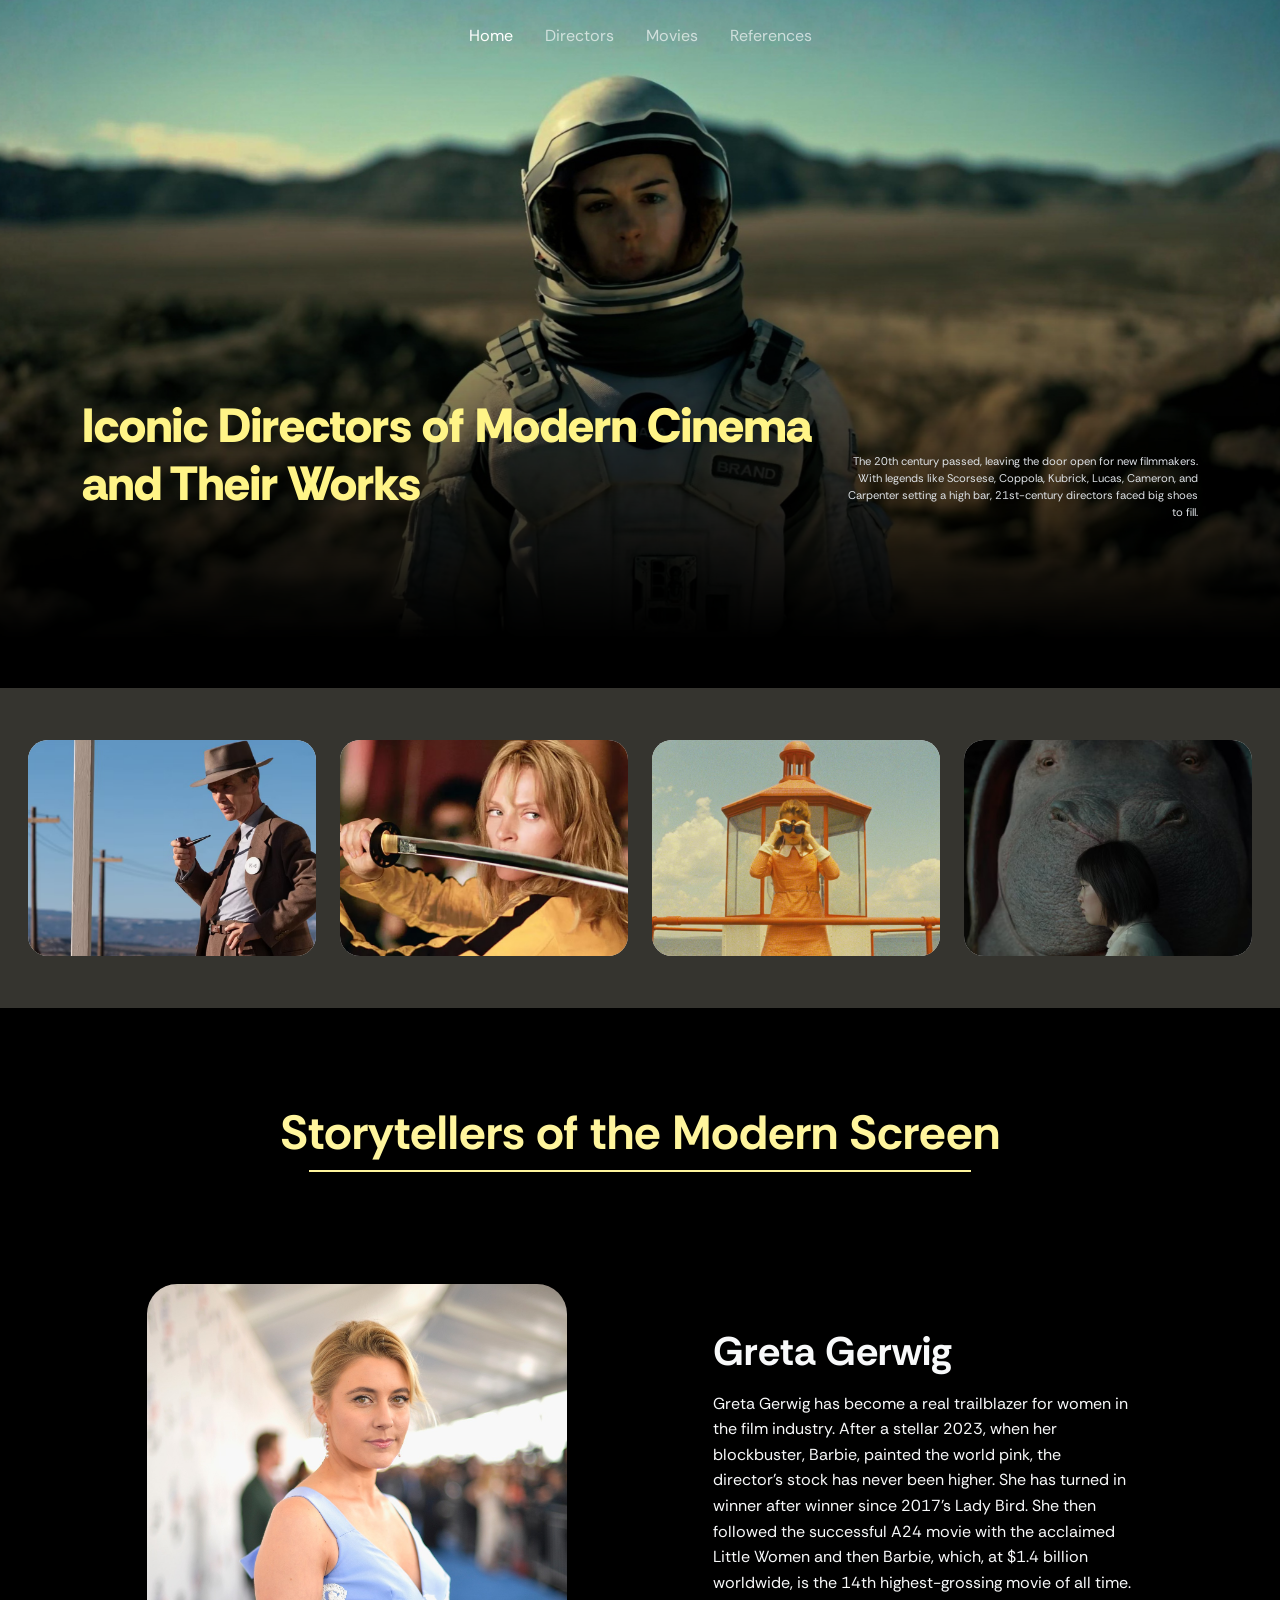
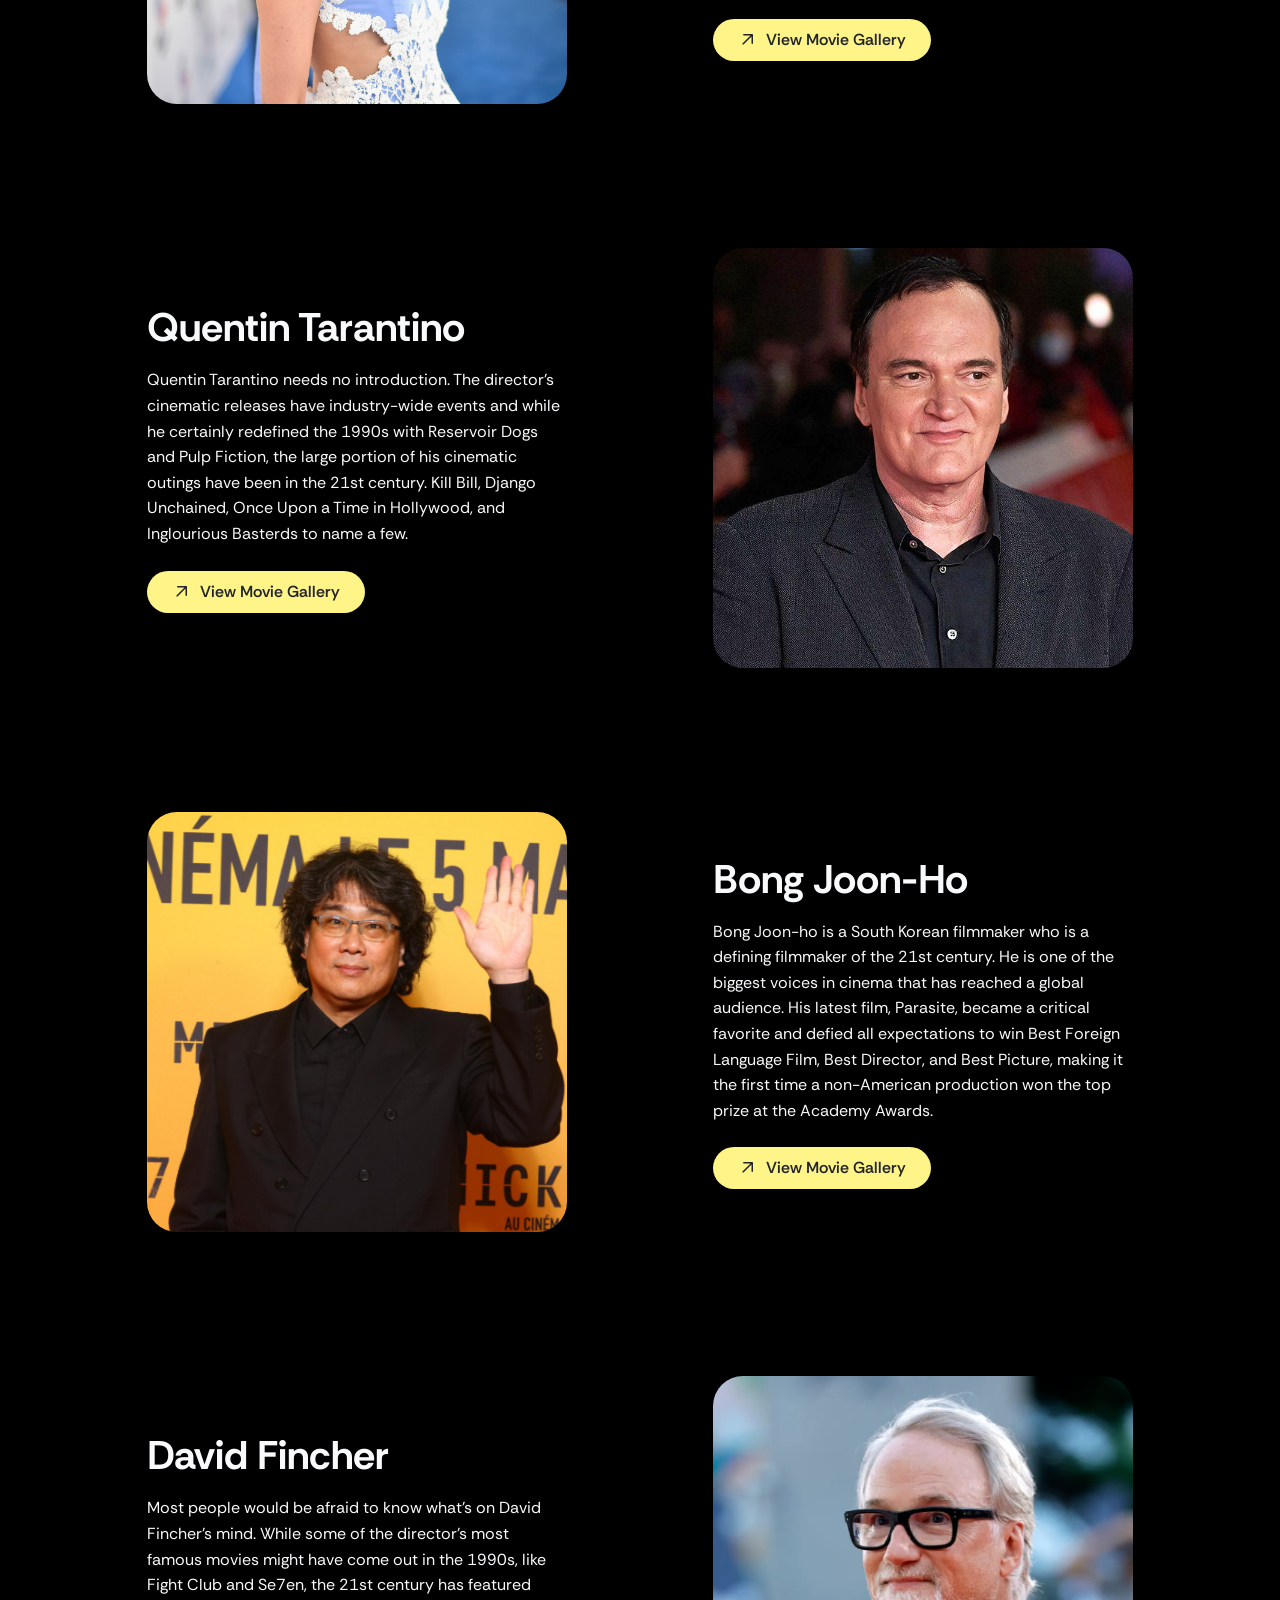
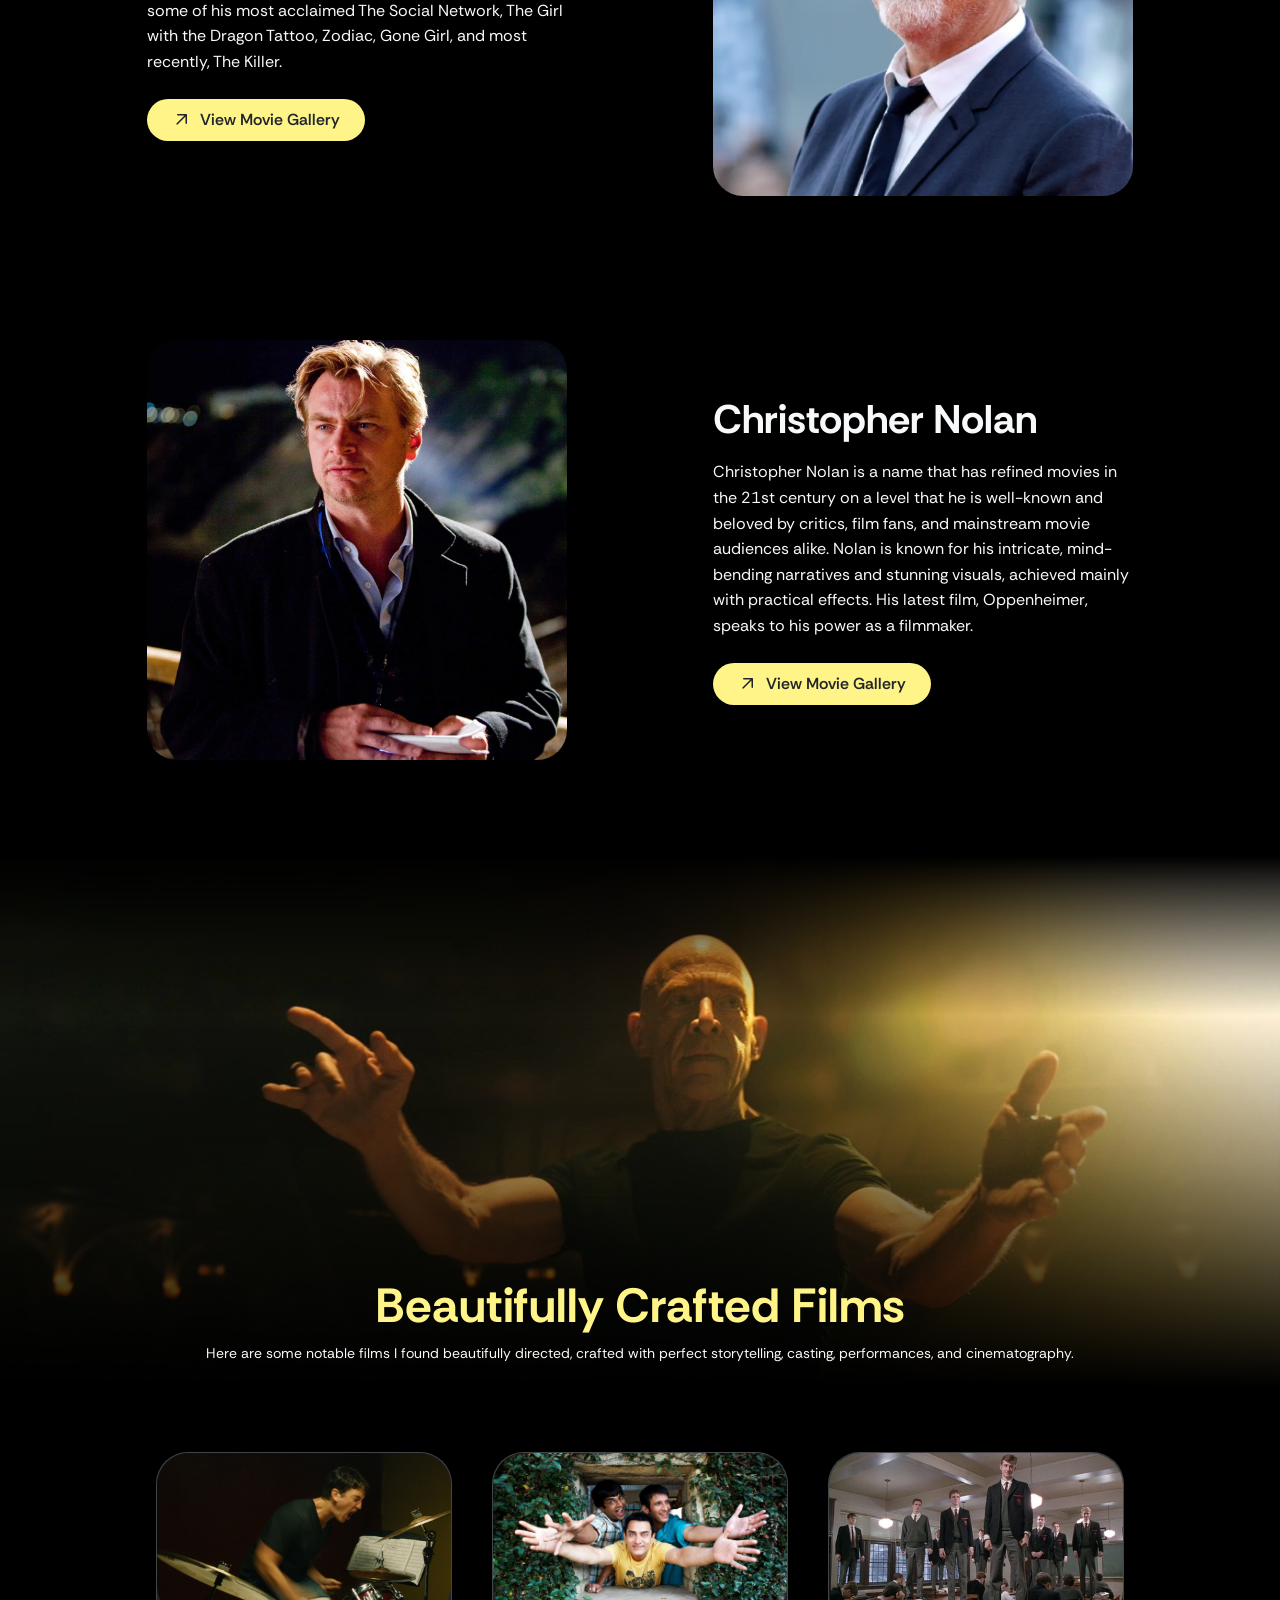
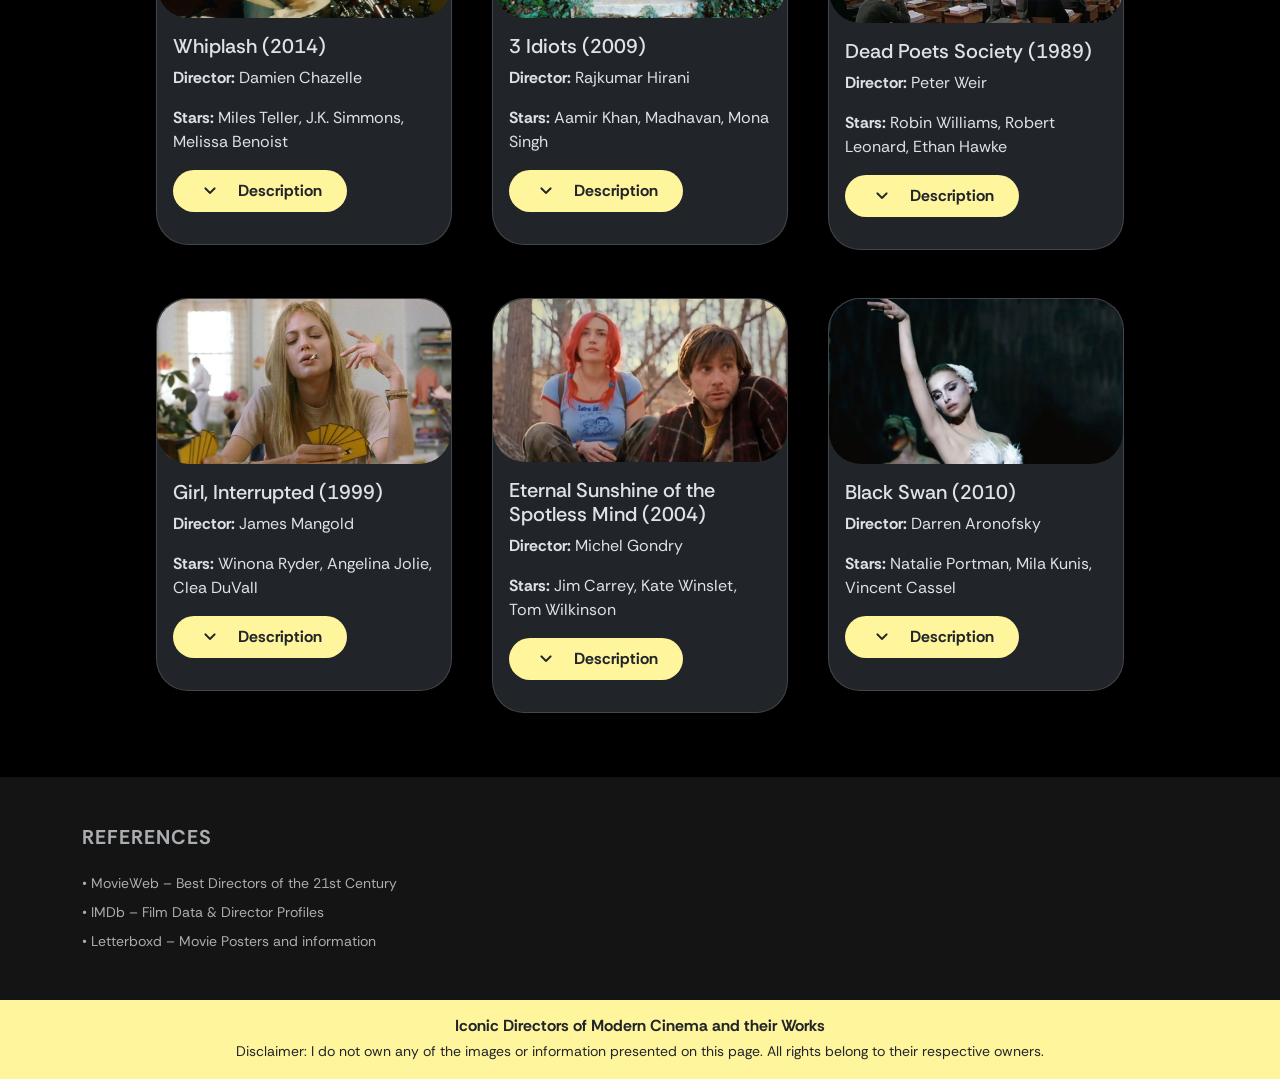
<file: index.html>
<!doctype html>
<html lang="en">

<head>
    <meta charset="utf-8">
    <meta name="viewport" content="width=device-width, initial-scale=1">
    <title>Gallery</title>
    <link href="https://cdn.jsdelivr.net/npm/bootstrap@5.3.8/dist/css/bootstrap.min.css" rel="stylesheet"
        integrity="sha384-sRIl4kxILFvY47J16cr9ZwB07vP4J8+LH7qKQnuqkuIAvNWLzeN8tE5YBujZqJLB" crossorigin="anonymous">
    <link rel="preconnect" href="https://fonts.googleapis.com">
    <link rel="preconnect" href="https://fonts.gstatic.com" crossorigin>
    <link
        href="https://fonts.googleapis.com/css2?family=Rethink+Sans:wght@100;200;300;400;500;600;700;800;900&display=swap"
        rel="stylesheet">
    <link rel="stylesheet"
        href="https://fonts.googleapis.com/css2?family=Material+Symbols+Rounded:opsz,wght,FILL,GRAD@20..48,100..700,0..1,-50..200" />
    <link rel="stylesheet" href="assets/styles/style.css">

</head>

<body data-bs-theme="dark">
    <div class="container-fluid p-0">
        <nav class="navbar navbar-expand-lg bg-blurred bg-opacity-75 fixed-top py-3 ">
            <div class="container-fluid">
                <button class="navbar-toggler ms-auto py-1" type="button" data-bs-toggle="collapse"
                    data-bs-target="#navbarNavAltMarkup" aria-controls="navbarNavAltMarkup" aria-expanded="false"
                    aria-label="Toggle navigation">
                    <span class="navbar-toggler-icon"></span>
                </button>
                <div class="collapse navbar-collapse ms-auto" id="navbarNavAltMarkup">
                    <div class="navbar-nav ms-auto text-end justify-content-center gap-3 w-100">
                        <a class="nav-link active" aria-current="page" href="#">Home</a>
                        <a class="nav-link " href="#directorsheader">Directors</a>
                        <a class="nav-link " href="#moviesheader">Movies</a>
                        <a class="nav-link " href="#references">References</a>
                    </div>
                </div>
            </div>
        </nav>
    </div>

    <div class="container-fluid p-0 position-relative">
        <div class="row m-0">
            <div class="col p-0">
                <img class="img-fluid w-100 d-none d-md-block" src="assets/images/hero4.png" alt="Hero"
                    style="height:auto; object-fit:cover; mask-image: linear-gradient(180deg, black 30%, transparent 100%);">
                <img class="img-fluid w-100 d-block d-md-none"
                    style="height:auto; object-fit:cover; mask-image: linear-gradient(180deg, black 30%, transparent 100%); "
                    src="assets/images/herosmall.png" alt="Hathaway">
                <div class="position-absolute bottom-0 start-50 translate-middle-x w-100 pb-4">
                    <div class="container">
                        <div class="row align-items-end text-md-start text-center
                                flex-column flex-md-row mb-lg-5 pb-xl-5">
                            <div class="col-md-8 col-12 ">
                                <h1 class="display-5 display-lg-2" style="font-weight: 800; color: #FFF487;">
                                    Iconic Directors of Modern Cinema and Their Works
                                </h1>
                            </div>
                            <div class="col-md-4 col-12 d-flex justify-content-md-start justify-content-center">
                                <small style="font-size:0.7rem;" class="text-md-end d-block text-center text-md-end">
                                    The 20th century passed, leaving the door open for new filmmakers. With legends like
                                    Scorsese, Coppola, Kubrick, Lucas, Cameron, and Carpenter setting a high bar,
                                    21st-century directors faced big shoes to fill.
                                </small>
                            </div>
                        </div>
                    </div>
                </div>
            </div>
        </div>
    </div>

    <div class="container-fluid py-5 my-5" style="background:#35342f;">
        <div class="row gy-4 justify-content-center mx-1 px-2 px-md-3 py-1 mx-xl-0 px-xl-1" id="filmRow">
        </div>
    </div>

    <div class="container text-center mt-5 pt-5" id="directorsheader">
        <div class="row">
            <div class="col-12 col-md-8 mx-auto">
                <h1 class="fw-bold display-5" style="color:#fff59d;">
                    Storytellers of the Modern Screen
                </h1>
                <hr class="mx-auto mt-2" style="width:90%; border:1.5px solid #fff59d; opacity:1;">
            </div>
        </div>
    </div>

    <div id="directors"></div>

    <div class="container-fluid p-0 position-relative" id="moviesheader">
        <div class="row m-0">
            <div class="col p-0">
                <img class="img-fluid w-100 d-none d-md-block" src="assets/images/whiplash2full.jpg" alt="Hero"
                    style="object-fit:cover; mask-image: linear-gradient(180deg, transparent 0%, black 30%, transparent 100%);">
                <img class="img-fluid w-100 d-block d-md-none" src="assets/images/whiplash2small.jpg" alt="Hathaway"
                    style="object-fit:cover; mask-image: linear-gradient(180deg, transparent 0%, black 30%, transparent 100%);">

                <div class="position-absolute bottom-0 start-50 translate-middle-x w-100 px-4 pb-4 text-center">
                    <h1 class="display-5 display-lg-2 fw-bold" style="color:#FFF487;">Beautifully Crafted Films</h1>
                    <small class="text-light d-block">Here are some notable films I found beautifully directed, crafted
                        with perfect storytelling, casting, performances, and cinematography.</small>
                </div>
            </div>
        </div>
    </div>

    <div class="container-fluid mb-5 mt-3 mt-md-5">
        <div class="row justify-content-center gap-3" id="movies"></div>
    </div>

    <div class="container-fluid py-5" style="background:#141414;" id="references">
        <div class="container text-muted">
            <h5 class="mb-4 text-uppercase fw-bold" style="letter-spacing:1px;">References</h5>
            <div class="row gy-2">
                <div class="col-12">
                    <p class="small m-0 ">
                        • MovieWeb – Best Directors of the 21st Century
                    </p>
                </div>
                <div class="col-12">
                    <p class="small m-0 ">
                        • IMDb – Film Data & Director Profiles
                    </p>
                </div>
                <div class="col-12">
                    <p class="small m-0 ">
                        • Letterboxd – Movie Posters and information
                    </p>
                </div>
            </div>
        </div>
    </div>

    <!-- footer -->
    <div class="container-fluid mt-auto py-3 text-dark" style="background-color: #fff59d;">
        <div class="container">
            <div class="row">
                <div class="col text-center">
                    <h6 class="fw-bold mb-1">Iconic Directors of Modern Cinema and their Works</h6>
                    <small>
                        Disclaimer: I do not own any of the images or information presented on this page. All rights
                        belong to their respective owners.

                    </small>
                </div>
            </div>
        </div>
    </div>

    <script src="data.js"></script>
    <script>
        var filmRow = document.getElementById("filmRow");

        for (var i = 0; i < filmStrip.length; i++) {
            filmRow.innerHTML += `
            <div class="col-10 col-sm-10 col-md-4 col-lg-4 col-xl-3 ${i === 3 ? 'd-none d-xl-block' : ''}">
                <div class="ratio ratio-4x3" style="border-radius:20px; overflow:hidden; background:#d9d9d9;">
                <img src="${filmStrip[i].src}" alt="${filmStrip[i].alt}" style="width:100%; height:100%; object-fit:cover;">
                </div>
            </div>
            `;
        }
        var container = document.getElementById("directors");
        for (var i = 0; i < directors.length; i++) {
            var imgOrder = (i % 2 === 0) ? "order-md-1" : "order-md-2";
            var textOrder = (i % 2 === 0) ? "order-md-2" : "order-md-1";
            container.innerHTML += `
    <div class="container my-0 my-lg-5 py-5">
        <div class="row align-items-center g-3">
            <div class="col-12 col-md-6 d-flex justify-content-center  ${imgOrder}">
                <div class="w-100 px-3 px-md-0" style="max-width:420px;">
                    <div class="ratio ratio-1x1" style="border-radius:30px; overflow:hidden;">
                        <img src="${directors[i].image}" class="w-100 h-100" style="object-fit:cover;">
                    </div>
                </div>
            </div>
            <div class="col-12 col-md-6 text-light d-flex justify-content-center align-items-center align-items-md-start ${textOrder}">
                <div class="w-100 px-3 px-md-0" style="max-width:420px;">
                    <h2 class="fw-bold display-6 mb-3">${directors[i].name}</h2>
                    <p class="mb-4" style="line-height:1.6;">${directors[i].description}</p>
                    <a href="${directors[i].page}" class="btn px-4 py-2 text-dark d-inline-flex align-items-center gap-2" style="background:#fff487; border-radius:50px; font-weight:600;">
                        <span class="material-symbols-rounded" style="font-size:20px;">arrow_outward</span>
                        View Movie Gallery
                    </a>
                </div>
            </div>

        </div>
    </div>
    `;
        }
    </script>
    <script>
        var movies = document.getElementById("movies");

        for (var i = 0; i < specialMentions.length; i++) {
            let collapseId = `desc${i}`;
            let iconId = `icon${i}`;

            movies.innerHTML += `
    <div class="col-10 col-md-4 col-xl-3">
        <div class="card shadow my-3 rounded-5">
            <img src="${specialMentions[i].image}" class="card-img-top rounded-5">
            <div class="card-body">
                <h5 class="card-title">${specialMentions[i].name}</h5>
                <p class="card-text"><strong>Director:</strong> ${specialMentions[i].director}</p>
                <p class="card-text"><strong>Stars:</strong> ${specialMentions[i].stars}</p>

                <button class="btn px-4 py-2 text-dark d-inline-flex align-items-center gap-2 rounded-5 mb-3"
                    style="background-color: #FFF59D; color: #000; width: auto;"
                    type="button" data-bs-toggle="collapse" data-bs-target="#${collapseId}"
                    aria-expanded="false" aria-controls="${collapseId}">
                    <span class="material-symbols-rounded me-2" id="${iconId}">expand_more</span>
                    <span class="fw-bold">Description</span>
                </button>

                <p class="card-text collapse" id="${collapseId}">
                    ${specialMentions[i].description}
                </p>
            </div>
        </div>
    </div>
    `;
        }
        document.addEventListener("click", function (e) {
            if (e.target.closest("[data-bs-toggle='collapse']")) {
                let btn = e.target.closest("[data-bs-toggle='collapse']");
                let icon = btn.querySelector(".material-symbols-rounded");
                let target = document.querySelector(btn.getAttribute("data-bs-target"));
                setTimeout(() => {
                    icon.textContent = target.classList.contains("show") ? "expand_less" : "expand_more";
                }, 100);
            }
        });
    </script>

    <script src="https://cdn.jsdelivr.net/npm/bootstrap@5.3.8/dist/js/bootstrap.bundle.min.js"
        integrity="sha384-FKyoEForCGlyvwx9Hj09JcYn3nv7wiPVlz7YYwJrWVcXK/BmnVDxM+D2scQbITxI"
        crossorigin="anonymous"></script>
</body>

</html>
</file>
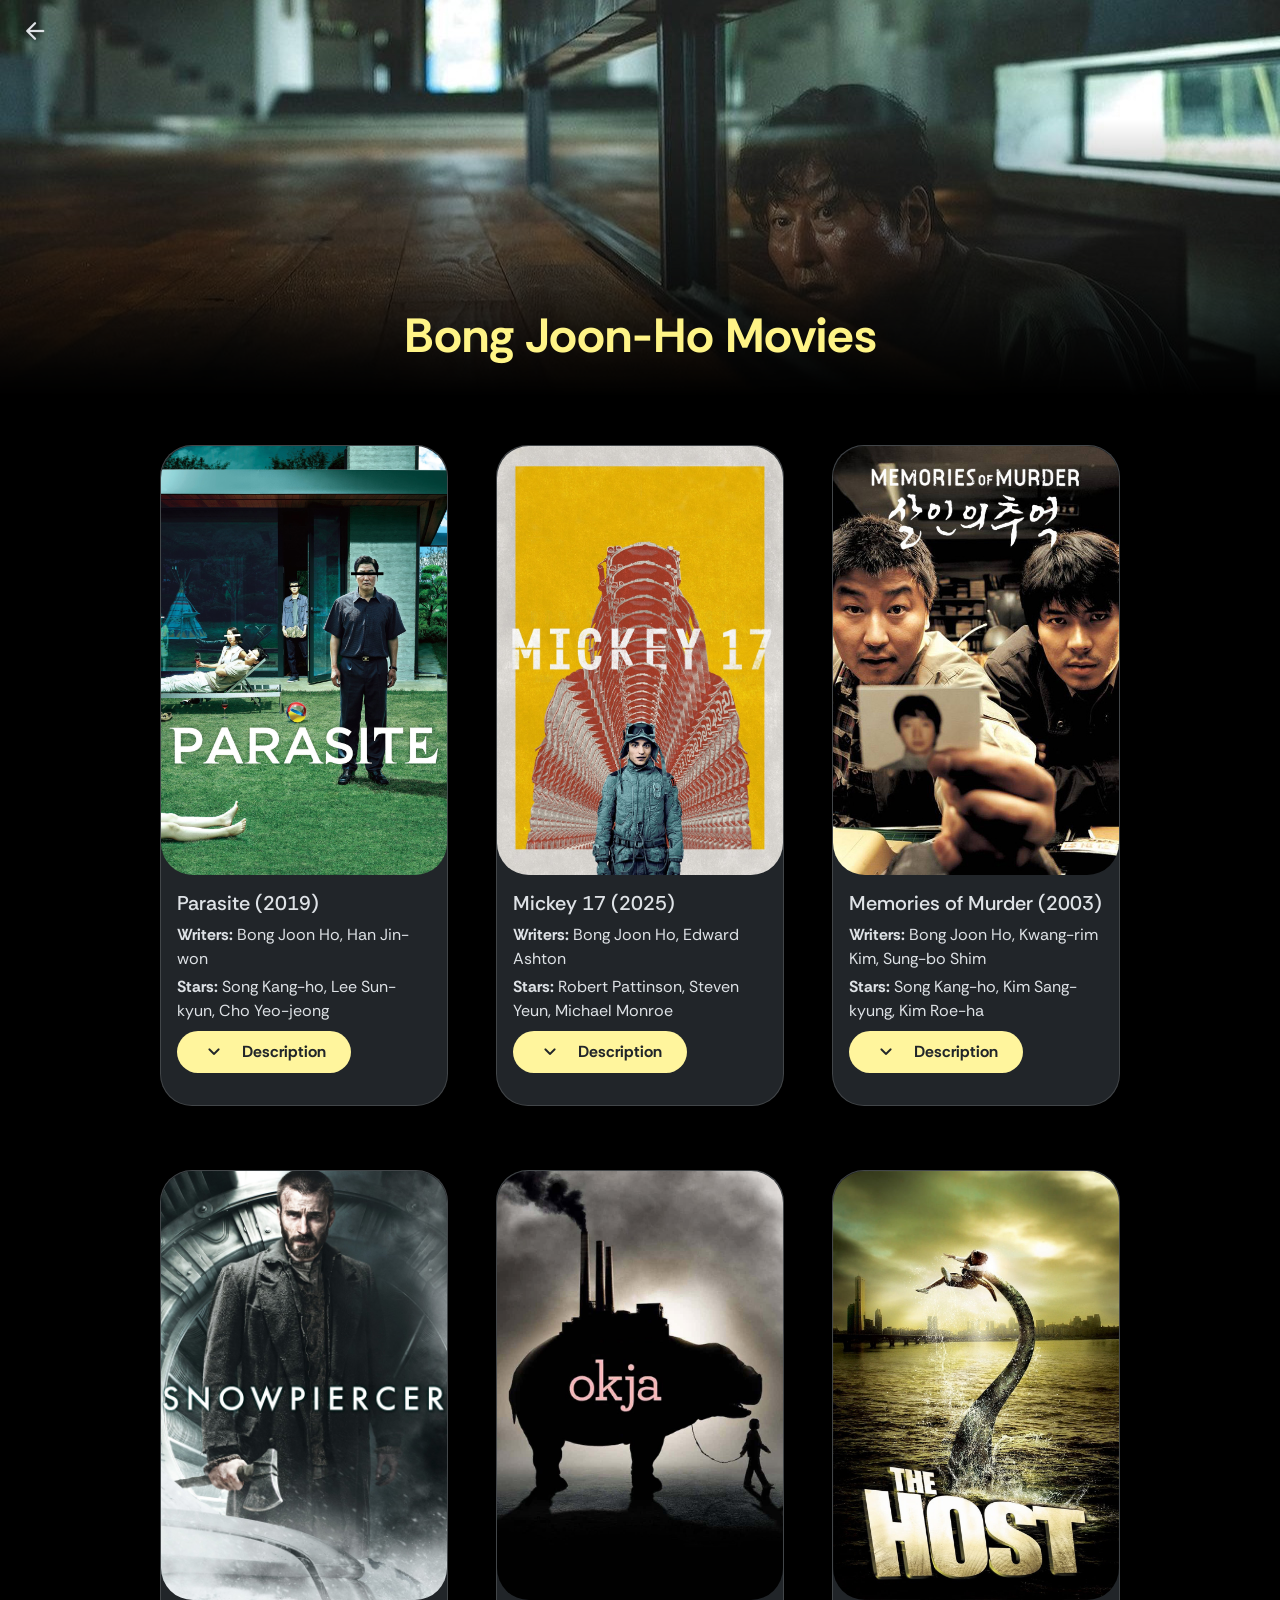
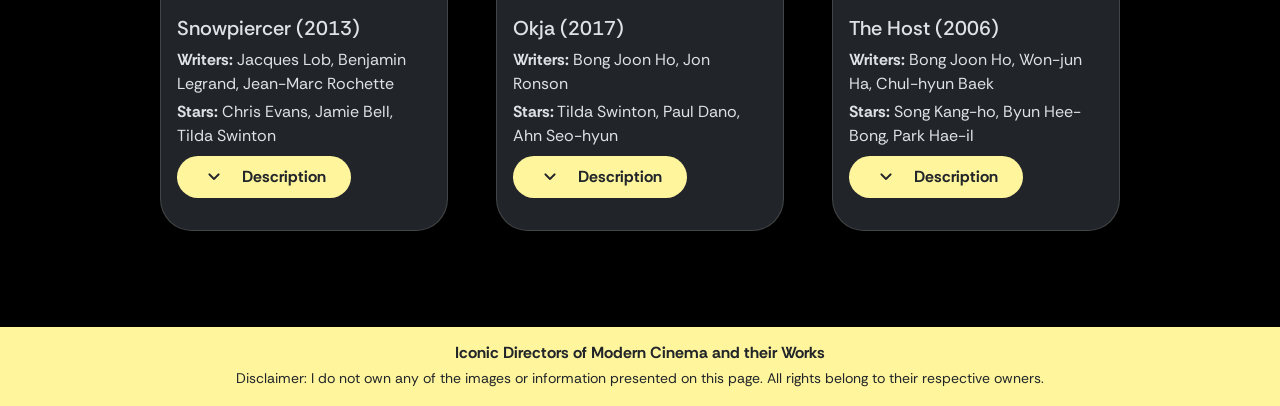
<file: bong.html>
<!DOCTYPE html>
<html lang="en">

<head>
    <meta charset="UTF-8">
    <meta name="viewport" content="width=device-width, initial-scale=1.0">
    <title>Bong Joon-Ho Movies</title>
    <link href="https://cdn.jsdelivr.net/npm/bootstrap@5.3.8/dist/css/bootstrap.min.css" rel="stylesheet"
        integrity="sha384-sRIl4kxILFvY47J16cr9ZwB07vP4J8+LH7qKQnuqkuIAvNWLzeN8tE5YBujZqJLB" crossorigin="anonymous">
    <link rel="preconnect" href="https://fonts.googleapis.com">
    <link rel="preconnect" href="https://fonts.gstatic.com" crossorigin>
    <link
        href="https://fonts.googleapis.com/css2?family=Rethink+Sans:wght@100;200;300;400;500;600;700;800;900&display=swap"
        rel="stylesheet">
    <link rel="stylesheet"
        href="https://fonts.googleapis.com/css2?family=Material+Symbols+Rounded:opsz,wght,FILL,GRAD@20..48,100..700,0..1,-50..200" />
    <link rel="stylesheet" href="assets/styles/style.css">
</head>

<body data-bs-theme="dark">
    <div class="container-fluid p-0">
        <nav class="navbar navbar-expand-lg bg-blurred bg-opacity-75 fixed-top py-3">
            <div class="container-fluid">
                <button id="goBackBtn" class="btn p-0 ms-2">
                    <span class="material-symbols-rounded" style="font-size: 28px;">
                        arrow_back
                    </span>
                </button>
            </div>
        </nav>
    </div>
    <div class="container-fluid p-0 position-relative">
        <div class="row m-0">
            <div class="col p-0">
                <img class="img-fluid w-100 d-none d-md-block" src="assets/images/bongfull.jpg" alt="Hero"
                    style="object-fit:cover; mask-image: linear-gradient(180deg, black 30%, transparent 100%);">
                <img class="img-fluid w-100 d-block d-md-none" src="assets/images/bongsmall.jpg" alt="Hathaway"
                    style="object-fit:cover; mask-image: linear-gradient(180deg, black 30%, transparent 100%);">
                <div class="position-absolute bottom-0 start-50 translate-middle-x w-100 pb-4">
                    <h1 class="text-center display-5 display-lg-2 fw-bold" style="color:#FFF487;">
                        Bong Joon-Ho Movies
                    </h1>
                </div>

            </div>
        </div>
    </div>

    <div class="container-fluid mb-5 my-sm-5">
        <div class="row justify-content-center gap-3" id="content"></div>
    </div>

    <!-- footer -->
    <div class="container-fluid mt-auto py-3 text-dark" style="background-color: #fff59d;">
        <div class="container">
            <div class="row">
                <div class="col text-center">
                    <h6 class="fw-bold mb-1">Iconic Directors of Modern Cinema and their Works</h6>
                    <small>
                        Disclaimer: I do not own any of the images or information presented on this page. All rights
                        belong to their respective owners.

                    </small>
                </div>
            </div>
        </div>
    </div>

    <script src="data.js"></script>
    <script>
        var content = document.getElementById("content");

        for (var i = 0; i < bongMovies.length; i++) {
            let collapseId = `desc${i}`;
            let iconId = `icon${i}`;

            content.innerHTML += `
<div class="col-10 col-md-4 col-xl-3 mb-5">
    <div class="d-flex justify-content-center">
        <div class="card shadow rounded-5" style="max-width: 18rem;">
            <img src="${bongMovies[i].image}" class="card-img-top rounded-5">
            <div class="card-body">
                <h5 class="card-title">${bongMovies[i].name}</h5>
                <p class="card-text mb-1"><strong>Writers:</strong> ${bongMovies[i].writer}</p>
                <p class="card-text mb-2"><strong>Stars:</strong> ${bongMovies[i].stars}</p>

                <button class="btn px-4 py-2 text-dark d-inline-flex align-items-center gap-2 rounded-5 mb-3"
                    style="background-color: #FFF59D; color: #000; width: auto;"
                    type="button" data-bs-toggle="collapse" data-bs-target="#${collapseId}"
                    aria-expanded="false" aria-controls="${collapseId}">
                    <span class="material-symbols-rounded me-2" id="${iconId}">expand_more</span>
                    <span class="fw-bold">Description</span>
                </button>

                <p class="card-text collapse" id="${collapseId}">
                    ${bongMovies[i].description}
                </p>
            </div>
        </div>
    </div>
    `;
        }

        document.addEventListener("click", function (e) {
            if (e.target.closest("[data-bs-toggle='collapse']")) {
                let btn = e.target.closest("[data-bs-toggle='collapse']");
                let icon = btn.querySelector(".material-symbols-rounded");
                let target = document.querySelector(btn.getAttribute("data-bs-target"));
                setTimeout(() => {
                    icon.textContent = target.classList.contains("show") ? "expand_less" : "expand_more";
                }, 100);
            }
        });

        document.getElementById("goBackBtn").addEventListener("click", function () {
            window.history.back();
        });
    </script>


    <script src="https://cdn.jsdelivr.net/npm/bootstrap@5.3.8/dist/js/bootstrap.bundle.min.js"
        integrity="sha384-FKyoEForCGlyvwx9Hj09JcYn3nv7wiPVlz7YYwJrWVcXK/BmnVDxM+D2scQbITxI"
        crossorigin="anonymous"></script>
</body>

</html>
</file>
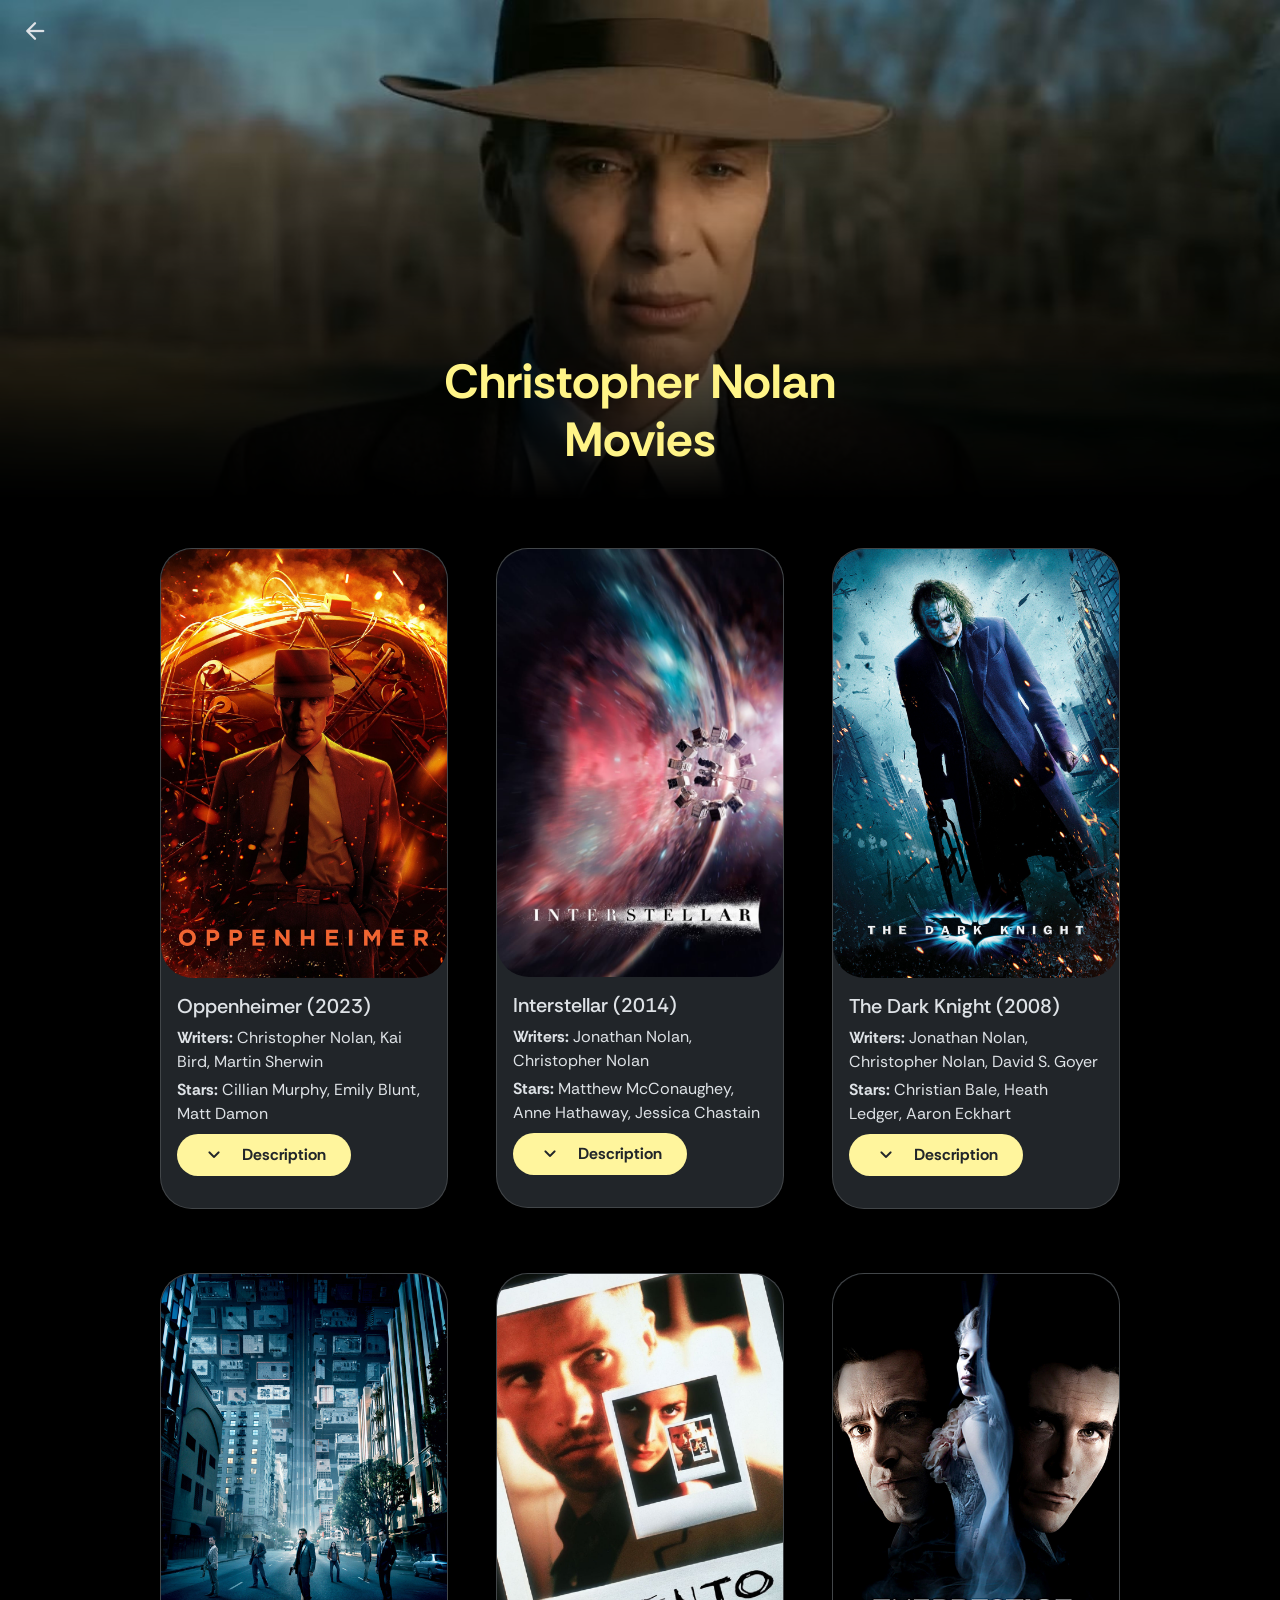
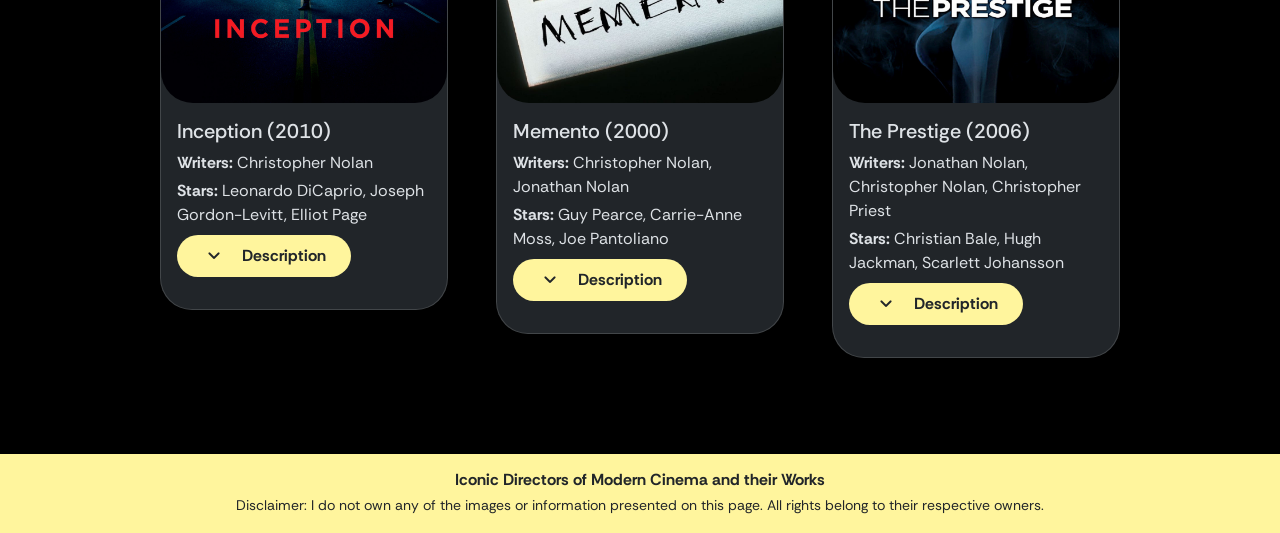
<file: christopher.html>
<!DOCTYPE html>
<html lang="en">

<head>
    <meta charset="UTF-8">
    <meta name="viewport" content="width=device-width, initial-scale=1.0">
    <title>Christopher Nolan Movies</title>
    <link href="https://cdn.jsdelivr.net/npm/bootstrap@5.3.8/dist/css/bootstrap.min.css" rel="stylesheet"
        integrity="sha384-sRIl4kxILFvY47J16cr9ZwB07vP4J8+LH7qKQnuqkuIAvNWLzeN8tE5YBujZqJLB" crossorigin="anonymous">
    <link rel="preconnect" href="https://fonts.googleapis.com">
    <link rel="preconnect" href="https://fonts.gstatic.com" crossorigin>
    <link
        href="https://fonts.googleapis.com/css2?family=Rethink+Sans:wght@100;200;300;400;500;600;700;800;900&display=swap"
        rel="stylesheet">
    <link rel="stylesheet"
        href="https://fonts.googleapis.com/css2?family=Material+Symbols+Rounded:opsz,wght,FILL,GRAD@20..48,100..700,0..1,-50..200" />
    <link rel="stylesheet" href="assets/styles/style.css">
</head>

<body data-bs-theme="dark">
    <div class="container-fluid p-0">
        <nav class="navbar navbar-expand-lg bg-blurred bg-opacity-75 fixed-top py-3">
            <div class="container-fluid">
                <button id="goBackBtn" class="btn p-0 ms-2">
                    <span class="material-symbols-rounded" style="font-size: 28px;">
                        arrow_back
                    </span>
                </button>
            </div>
        </nav>
    </div>
    <div class="container-fluid p-0 position-relative">
        <div class="row m-0">
            <div class="col p-0">
                <img class="img-fluid w-100 d-none d-md-block" src="assets/images/chrisfull.jpg" alt="Hero"
                    style="object-fit:cover; mask-image: linear-gradient(180deg, black 30%, transparent 100%);">
                <img class="img-fluid w-100 d-block d-md-none" src="assets/images/chrissmall.jpg" alt="Hathaway"
                    style="object-fit:cover; mask-image: linear-gradient(180deg, black 30%, transparent 100%);">
                <div class="position-absolute bottom-0 start-50 translate-middle-x w-100 pb-4">
                    <h1 class="text-center display-5 display-lg-2 fw-bold" style="color:#FFF487;">
                        Christopher Nolan <br> Movies
                    </h1>
                </div>

            </div>
        </div>
    </div>

    <div class="container-fluid mb-5 my-sm-5">
        <div class="row justify-content-center gap-3" id="content"></div>
    </div>

    <!-- footer -->
    <div class="container-fluid mt-auto py-3 text-dark" style="background-color: #fff59d;">
        <div class="container">
            <div class="row">
                <div class="col text-center">
                    <h6 class="fw-bold mb-1">Iconic Directors of Modern Cinema and their Works</h6>
                    <small>
                        Disclaimer: I do not own any of the images or information presented on this page. All rights
                        belong to their respective owners.

                    </small>
                </div>
            </div>
        </div>
    </div>

    <script src="data.js"></script>
    <script>
        var content = document.getElementById("content");

        for (var i = 0; i < nolanMovies.length; i++) {
            let collapseId = `desc${i}`;
            let iconId = `icon${i}`;

            content.innerHTML += `
<div class="col-10 col-md-4 col-xl-3 mb-5">
    <div class="d-flex justify-content-center">
        <div class="card shadow rounded-5" style="max-width: 18rem;">
            <img src="${nolanMovies[i].image}" class="card-img-top rounded-5">
            <div class="card-body">
                <h5 class="card-title">${nolanMovies[i].name}</h5>
                <p class="card-text mb-1"><strong>Writers:</strong> ${nolanMovies[i].writer}</p>
                <p class="card-text mb-2"><strong>Stars:</strong> ${nolanMovies[i].stars}</p>
                <button class="btn px-4 py-2 text-dark d-inline-flex align-items-center gap-2 rounded-5 mb-3"
                    style="background-color: #FFF59D; color: #000; width: auto;"
                    type="button" data-bs-toggle="collapse" data-bs-target="#${collapseId}"
                    aria-expanded="false" aria-controls="${collapseId}">
                    <span class="material-symbols-rounded me-2" id="${iconId}">expand_more</span>
                    <span class="fw-bold">Description</span>
                </button>

                <p class="card-text collapse" id="${collapseId}">
                    ${nolanMovies[i].description}
                </p>
            </div>
        </div>
    </div>
    `;
        }

        document.addEventListener("click", function (e) {
            if (e.target.closest("[data-bs-toggle='collapse']")) {
                let btn = e.target.closest("[data-bs-toggle='collapse']");
                let icon = btn.querySelector(".material-symbols-rounded");
                let target = document.querySelector(btn.getAttribute("data-bs-target"));
                setTimeout(() => {
                    icon.textContent = target.classList.contains("show") ? "expand_less" : "expand_more";
                }, 100);
            }
        });

        document.getElementById("goBackBtn").addEventListener("click", function () {
            window.history.back();
        });
    </script>


    <script src="https://cdn.jsdelivr.net/npm/bootstrap@5.3.8/dist/js/bootstrap.bundle.min.js"
        integrity="sha384-FKyoEForCGlyvwx9Hj09JcYn3nv7wiPVlz7YYwJrWVcXK/BmnVDxM+D2scQbITxI"
        crossorigin="anonymous"></script>
</body>

</html>
</file>
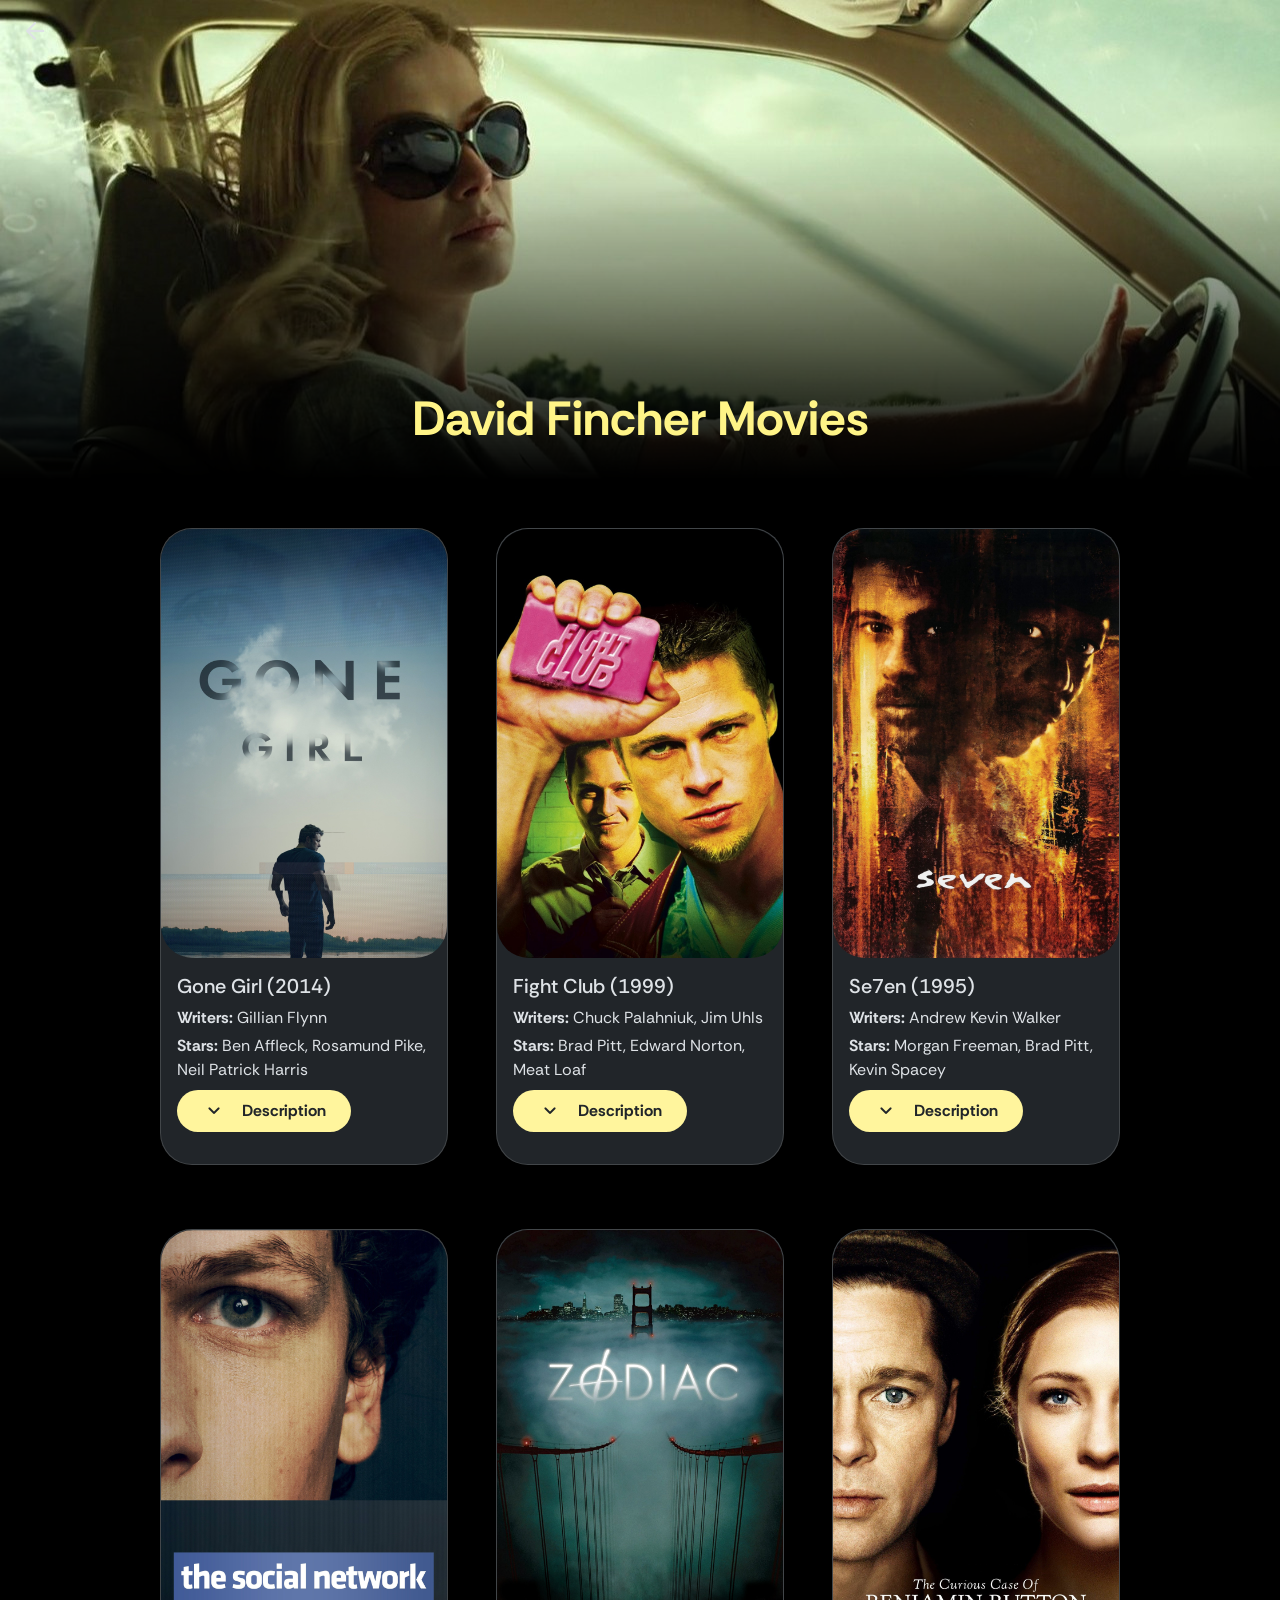
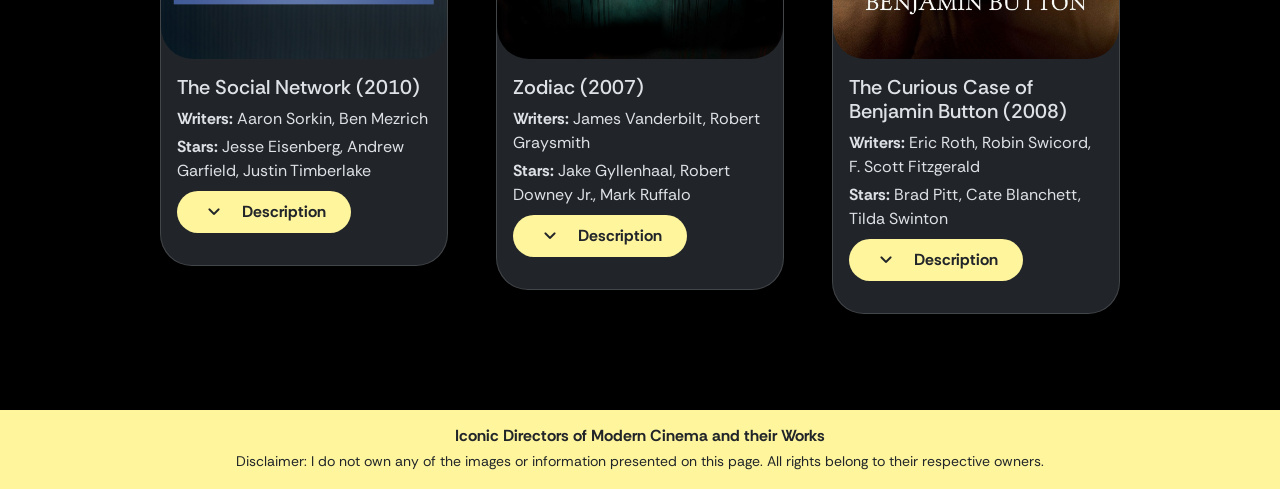
<file: david.html>
<!DOCTYPE html>
<html lang="en">

<head>
    <meta charset="UTF-8">
    <meta name="viewport" content="width=device-width, initial-scale=1.0">
    <title>David Fincher Movies</title>
    <link href="https://cdn.jsdelivr.net/npm/bootstrap@5.3.8/dist/css/bootstrap.min.css" rel="stylesheet"
        integrity="sha384-sRIl4kxILFvY47J16cr9ZwB07vP4J8+LH7qKQnuqkuIAvNWLzeN8tE5YBujZqJLB" crossorigin="anonymous">
    <link rel="preconnect" href="https://fonts.googleapis.com">
    <link rel="preconnect" href="https://fonts.gstatic.com" crossorigin>
    <link
        href="https://fonts.googleapis.com/css2?family=Rethink+Sans:wght@100;200;300;400;500;600;700;800;900&display=swap"
        rel="stylesheet">
    <link rel="stylesheet"
        href="https://fonts.googleapis.com/css2?family=Material+Symbols+Rounded:opsz,wght,FILL,GRAD@20..48,100..700,0..1,-50..200" />
    <link rel="stylesheet" href="assets/styles/style.css">
</head>

<body data-bs-theme="dark">
    <div class="container-fluid p-0">
        <nav class="navbar navbar-expand-lg bg-blurred bg-opacity-75 fixed-top py-3">
            <div class="container-fluid">
                <button id="goBackBtn" class="btn p-0 ms-2">
                    <span class="material-symbols-rounded" style="font-size: 28px;">
                        arrow_back
                    </span>
                </button>
            </div>
        </nav>
    </div>
    <div class="container-fluid p-0 position-relative">
        <div class="row m-0">
            <div class="col p-0">
                <img class="img-fluid w-100 d-none d-md-block" src="assets/images/gonefull.jpg" alt="Hero"
                    style="object-fit:cover; mask-image: linear-gradient(180deg, black 30%, transparent 100%);">
                <img class="img-fluid w-100 d-block d-md-none" src="assets/images/gonesmall.jpg" alt="Hathaway"
                    style="object-fit:cover; mask-image: linear-gradient(180deg, black 30%, transparent 100%);">
                <div class="position-absolute bottom-0 start-50 translate-middle-x w-100 pb-4">
                    <h1 class="text-center display-5 display-lg-2 fw-bold" style="color:#FFF487;">
                        David Fincher Movies
                    </h1>
                </div>

            </div>
        </div>
    </div>

    <div class="container-fluid mb-5 my-sm-5">
        <div class="row justify-content-center gap-3" id="content"></div>
    </div>

    <!-- footer -->
    <div class="container-fluid mt-auto py-3 text-dark" style="background-color: #fff59d;">
        <div class="container">
            <div class="row">
                <div class="col text-center">
                    <h6 class="fw-bold mb-1">Iconic Directors of Modern Cinema and their Works</h6>
                    <small>
                        Disclaimer: I do not own any of the images or information presented on this page. All rights
                        belong to their respective owners.

                    </small>
                </div>
            </div>
        </div>
    </div>

    <script src="data.js"></script>
    <script>
        var content = document.getElementById("content");

        for (var i = 0; i < fincherMovies.length; i++) {
            let collapseId = `desc${i}`;
            let iconId = `icon${i}`;

            content.innerHTML += `
<div class="col-10 col-md-4 col-xl-3 mb-5">
    <div class="d-flex justify-content-center">
        <div class="card shadow rounded-5" style="max-width: 18rem;">
            <img src="${fincherMovies[i].image}" class="card-img-top rounded-5">
            <div class="card-body">
                <h5 class="card-title">${fincherMovies[i].name}</h5>
                <p class="card-text mb-1"><strong>Writers:</strong> ${fincherMovies[i].writer}</p>
                <p class="card-text mb-2"><strong>Stars:</strong> ${fincherMovies[i].stars}</p>

                <button class="btn px-4 py-2 text-dark d-inline-flex align-items-center gap-2 rounded-5 mb-3"
                    style="background-color: #FFF59D; color: #000; width: auto;"
                    type="button" data-bs-toggle="collapse" data-bs-target="#${collapseId}"
                    aria-expanded="false" aria-controls="${collapseId}">
                    <span class="material-symbols-rounded me-2" id="${iconId}">expand_more</span>
                    <span class="fw-bold">Description</span>
                </button>

                <p class="card-text collapse" id="${collapseId}">
                    ${fincherMovies[i].description}
                </p>
            </div>
        </div>
    </div>
    `;
        }

        document.addEventListener("click", function (e) {
            if (e.target.closest("[data-bs-toggle='collapse']")) {
                let btn = e.target.closest("[data-bs-toggle='collapse']");
                let icon = btn.querySelector(".material-symbols-rounded");
                let target = document.querySelector(btn.getAttribute("data-bs-target"));
                setTimeout(() => {
                    icon.textContent = target.classList.contains("show") ? "expand_less" : "expand_more";
                }, 100);
            }
        });

        document.getElementById("goBackBtn").addEventListener("click", function () {
            window.history.back();
        });
    </script>


    <script src="https://cdn.jsdelivr.net/npm/bootstrap@5.3.8/dist/js/bootstrap.bundle.min.js"
        integrity="sha384-FKyoEForCGlyvwx9Hj09JcYn3nv7wiPVlz7YYwJrWVcXK/BmnVDxM+D2scQbITxI"
        crossorigin="anonymous"></script>
</body>

</html>
</file>
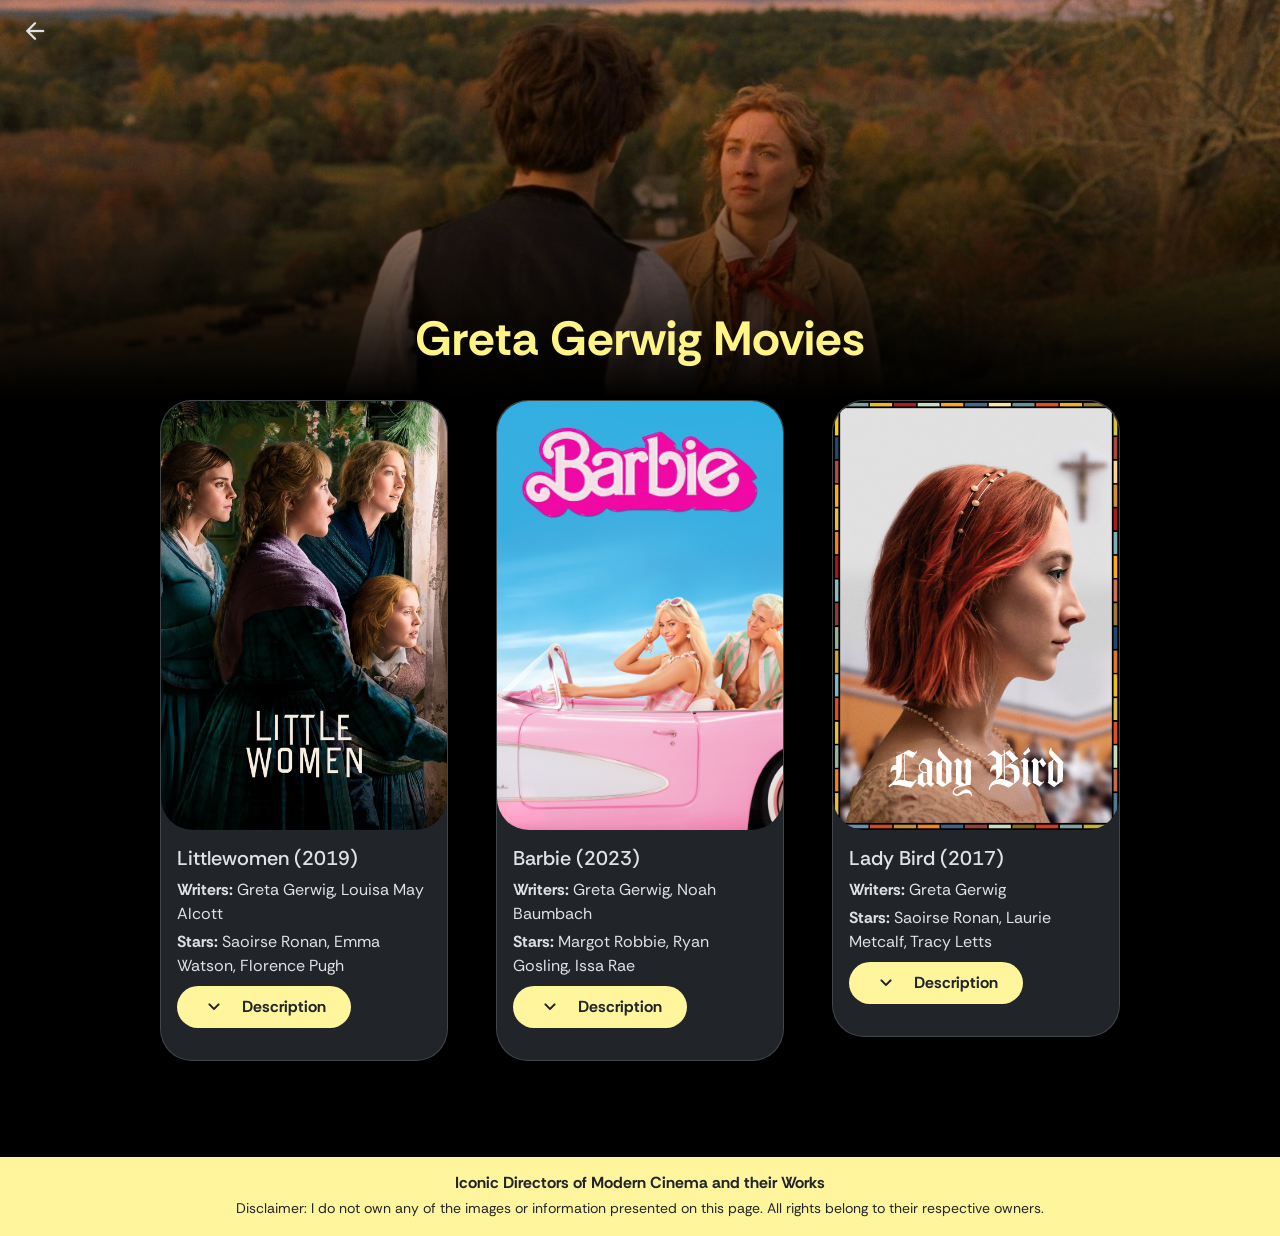
<file: greta.html>
<!DOCTYPE html>
<html lang="en">

<head>
    <meta charset="UTF-8">
    <meta name="viewport" content="width=device-width, initial-scale=1.0">
    <title>Greta Gerwig Movies</title>
    <link href="https://cdn.jsdelivr.net/npm/bootstrap@5.3.8/dist/css/bootstrap.min.css" rel="stylesheet"
        integrity="sha384-sRIl4kxILFvY47J16cr9ZwB07vP4J8+LH7qKQnuqkuIAvNWLzeN8tE5YBujZqJLB" crossorigin="anonymous">
    <link rel="preconnect" href="https://fonts.googleapis.com">
    <link rel="preconnect" href="https://fonts.gstatic.com" crossorigin>
    <link
        href="https://fonts.googleapis.com/css2?family=Rethink+Sans:wght@100;200;300;400;500;600;700;800;900&display=swap"
        rel="stylesheet">
    <link rel="stylesheet"
        href="https://fonts.googleapis.com/css2?family=Material+Symbols+Rounded:opsz,wght,FILL,GRAD@20..48,100..700,0..1,-50..200" />
    <link rel="stylesheet" href="assets/styles/style.css">
</head>

<body data-bs-theme="dark">
    <div class="container-fluid p-0">
        <nav class="navbar navbar-expand-lg bg-blurred bg-opacity-75 fixed-top py-3">
            <div class="container-fluid">
                <button id="goBackBtn" class="btn p-0 ms-2">
                    <span class="material-symbols-rounded" style="font-size: 28px;">
                        arrow_back
                    </span>
                </button>
            </div>
        </nav>
    </div>
    <div class="container-fluid p-0 position-relative">
        <div class="row m-0">
            <div class="col p-0">
                <img class="img-fluid w-100 d-none d-md-block" src="assets/images/littlewomen1.jpeg" alt="Hero"
                    style="object-fit:cover; mask-image: linear-gradient(180deg, black 30%, transparent 100%);">
                <img class="img-fluid w-100 d-block d-md-none" src="assets/images/littlewomensmall.jpeg" alt="Hathaway"
                    style="object-fit:cover; mask-image: linear-gradient(180deg, black 30%, transparent 100%);">
                <div class="position-absolute bottom-0 start-50 translate-middle-x w-100 pb-4">
                    <h1 class="text-center display-5 display-lg-2 fw-bold" style="color:#FFF487;">
                        Greta Gerwig Movies
                    </h1>
                </div>

            </div>
        </div>
    </div>

    <div class="container-fluid mb-5">
        <div class="row justify-content-center gap-3" id="content"></div>
    </div>

    <!-- footer -->
    <div class="container-fluid mt-auto py-3 text-dark" style="background-color: #fff59d;">
        <div class="container">
            <div class="row">
                <div class="col text-center">
                    <h6 class="fw-bold mb-1">Iconic Directors of Modern Cinema and their Works</h6>
                    <small>
                        Disclaimer: I do not own any of the images or information presented on this page. All rights
                        belong to their respective owners.

                    </small>
                </div>
            </div>
        </div>
    </div>

    <script src="data.js"></script>
    <script>
        var content = document.getElementById("content");

        for (var i = 0; i < gretaMovies.length; i++) {
            let collapseId = `desc${i}`;
            let iconId = `icon${i}`;

            content.innerHTML += `
<div class="col-10 col-md-4 col-xl-3 mb-5">
    <div class="d-flex justify-content-center">
        <div class="card shadow rounded-5" style="max-width: 18rem;">
            <img src="${gretaMovies[i].image}" class="card-img-top rounded-5">

            <div class="card-body">
                <h5 class="card-title">${gretaMovies[i].name}</h5>
                <p class="card-text mb-1"><strong>Writers:</strong> ${gretaMovies[i].writer}</p>
                <p class="card-text mb-2"><strong>Stars:</strong> ${gretaMovies[i].stars}</p>

                <button class="btn px-4 py-2 text-dark d-inline-flex align-items-center gap-2 rounded-5 mb-3"
                    style="background-color: #FFF59D; color: #000; width: auto;"
                    type="button" data-bs-toggle="collapse" data-bs-target="#${collapseId}"
                    aria-expanded="false" aria-controls="${collapseId}">
                    <span class="material-symbols-rounded me-2" id="${iconId}">expand_more</span>
                    <span class="fw-bold">Description</span>
                </button>

                <p class="card-text collapse" id="${collapseId}">
                    ${gretaMovies[i].description}
                </p>
            </div>
        </div>
    </div>
</div>
`;
        }

        document.addEventListener("click", function (e) {
            if (e.target.closest("[data-bs-toggle='collapse']")) {
                let btn = e.target.closest("[data-bs-toggle='collapse']");
                let icon = btn.querySelector(".material-symbols-rounded");
                let target = document.querySelector(btn.getAttribute("data-bs-target"));
                setTimeout(() => {
                    icon.textContent = target.classList.contains("show") ? "expand_less" : "expand_more";
                }, 100);
            }
        });

        document.getElementById("goBackBtn").addEventListener("click", function () {
            window.history.back();
        });

    </script>


    <script src="https://cdn.jsdelivr.net/npm/bootstrap@5.3.8/dist/js/bootstrap.bundle.min.js"
        integrity="sha384-FKyoEForCGlyvwx9Hj09JcYn3nv7wiPVlz7YYwJrWVcXK/BmnVDxM+D2scQbITxI"
        crossorigin="anonymous"></script>
</body>

</html>
</file>
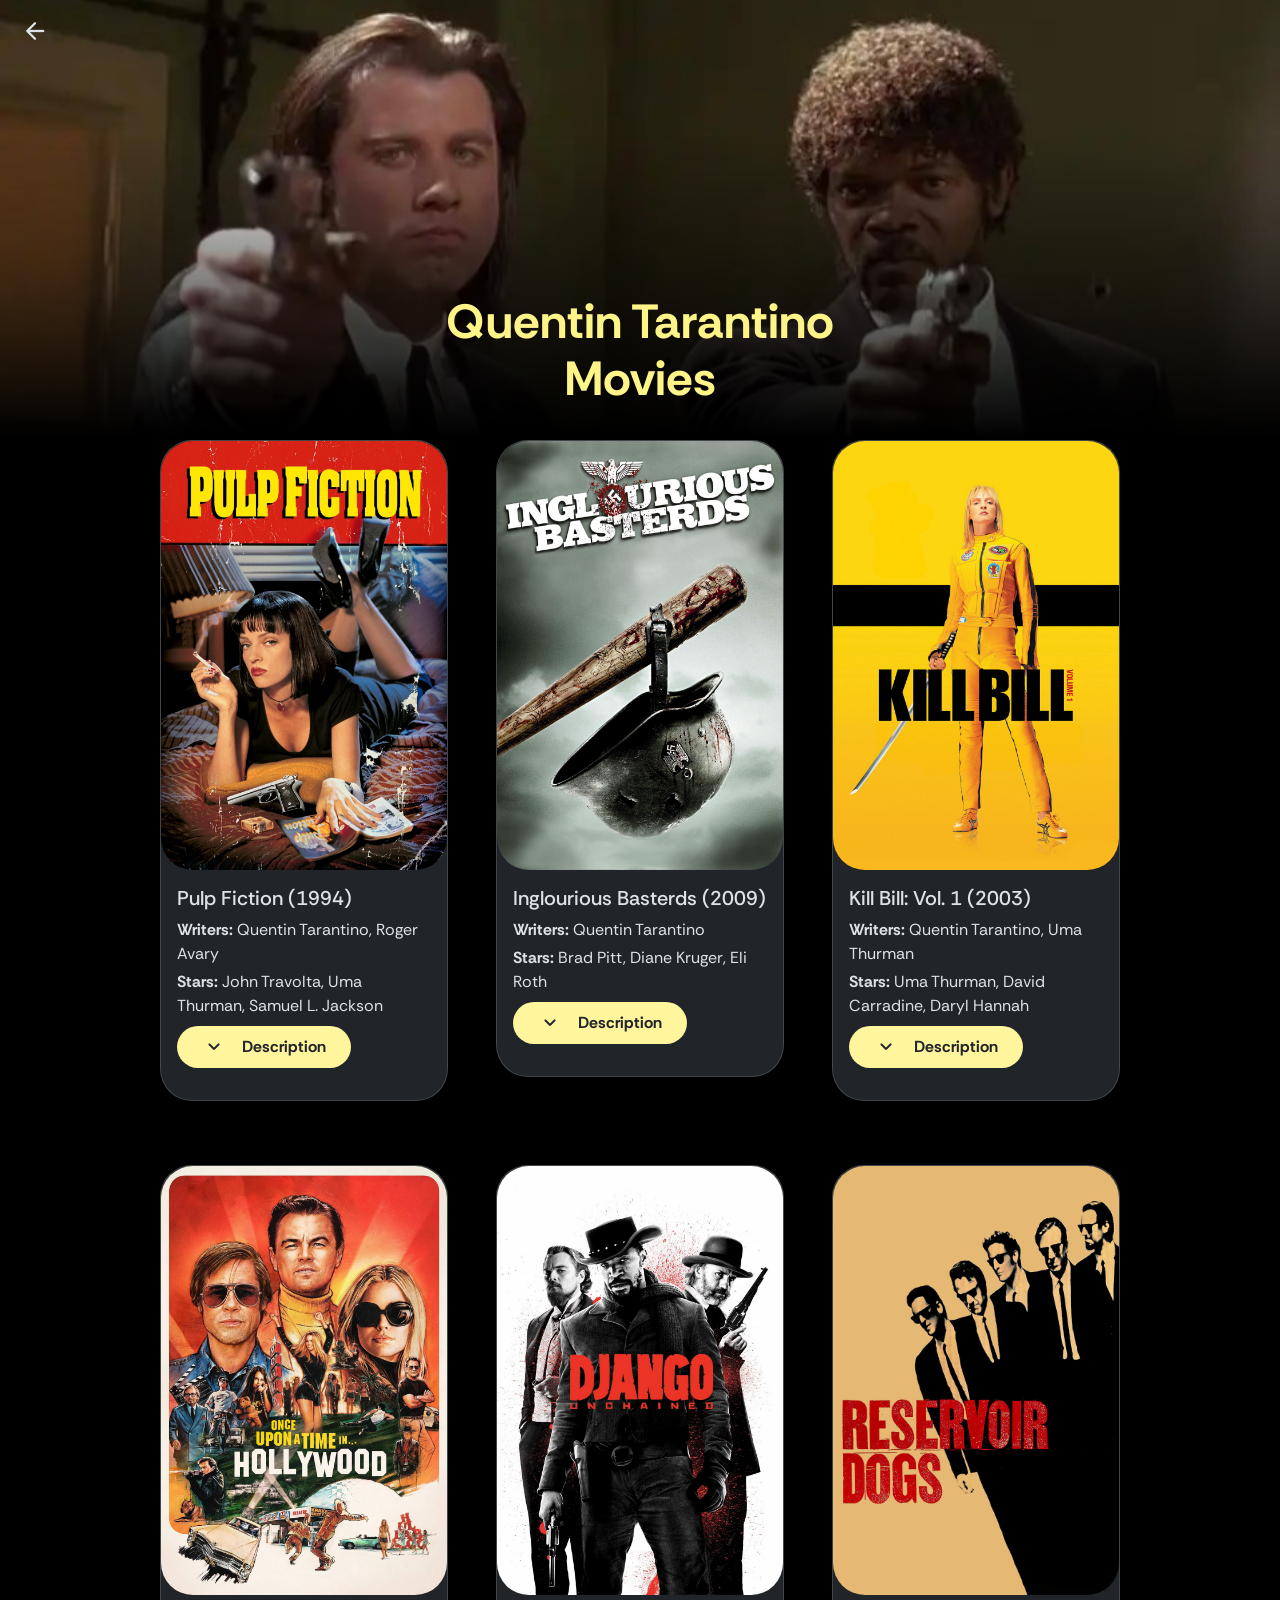
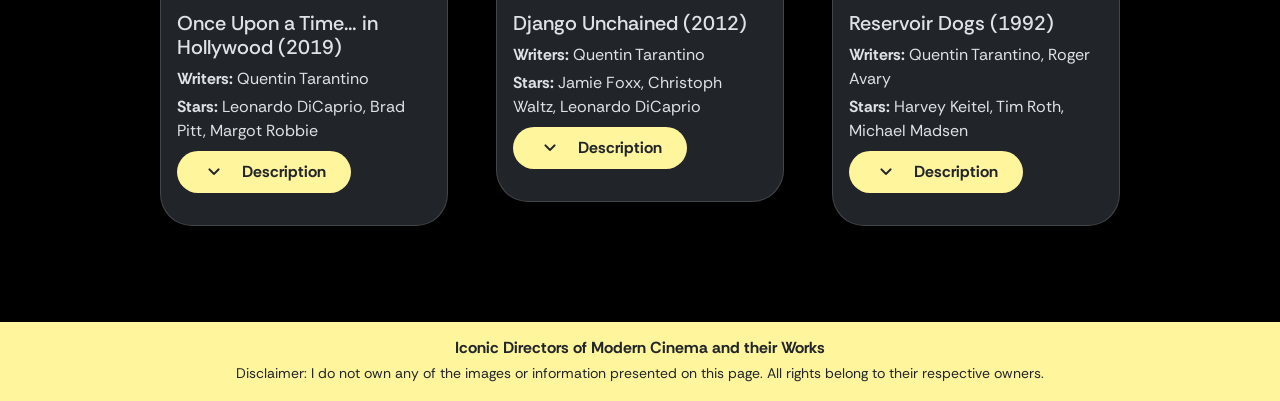
<file: quentin.html>
<!DOCTYPE html>
<html lang="en">

<head>
    <meta charset="UTF-8">
    <meta name="viewport" content="width=device-width, initial-scale=1.0">
    <title>Quentin Tarantino Movies</title>
    <link href="https://cdn.jsdelivr.net/npm/bootstrap@5.3.8/dist/css/bootstrap.min.css" rel="stylesheet"
        integrity="sha384-sRIl4kxILFvY47J16cr9ZwB07vP4J8+LH7qKQnuqkuIAvNWLzeN8tE5YBujZqJLB" crossorigin="anonymous">
    <link rel="preconnect" href="https://fonts.googleapis.com">
    <link rel="preconnect" href="https://fonts.gstatic.com" crossorigin>
    <link
        href="https://fonts.googleapis.com/css2?family=Rethink+Sans:wght@100;200;300;400;500;600;700;800;900&display=swap"
        rel="stylesheet">
    <link rel="stylesheet"
        href="https://fonts.googleapis.com/css2?family=Material+Symbols+Rounded:opsz,wght,FILL,GRAD@20..48,100..700,0..1,-50..200" />
    <link rel="stylesheet" href="assets/styles/style.css">
</head>

<body data-bs-theme="dark">
    <div class="container-fluid p-0">
        <nav class="navbar navbar-expand-lg bg-blurred bg-opacity-75 fixed-top py-3">
            <div class="container-fluid">
                <button id="goBackBtn" class="btn p-0 ms-2">
                    <span class="material-symbols-rounded" style="font-size: 28px;">
                        arrow_back
                    </span>
                </button>
            </div>
        </nav>
    </div>
    <div class="container-fluid p-0 position-relative">
        <div class="row m-0">
            <div class="col p-0">
                <img class="img-fluid w-100 d-none d-md-block" src="assets/images/quenfull.jpg" alt="Hero"
                    style="object-fit:cover; mask-image: linear-gradient(180deg, black 30%, transparent 100%);">
                <img class="img-fluid w-100 d-block d-md-none" src="assets/images/quensmall.jpg" alt="Hathaway"
                    style="object-fit:cover; mask-image: linear-gradient(180deg, black 30%, transparent 100%);">
                <div class="position-absolute bottom-0 start-50 translate-middle-x w-100 pb-4">
                    <h1 class="text-center display-5 display-lg-2 fw-bold" style="color:#FFF487;">
                        Quentin Tarantino <br>Movies
                    </h1>
                </div>

            </div>
        </div>
    </div>

    <div class="container-fluid mb-5">
        <div class="row justify-content-center gap-3" id="content"></div>
    </div>

    <!-- footer -->
    <div class="container-fluid mt-auto py-3 text-dark" style="background-color: #fff59d;">
        <div class="container">
            <div class="row">
                <div class="col text-center">
                    <h6 class="fw-bold mb-1">Iconic Directors of Modern Cinema and their Works</h6>
                    <small>
                        Disclaimer: I do not own any of the images or information presented on this page. All rights
                        belong to their respective owners.

                    </small>
                </div>
            </div>
        </div>
    </div>

    <script src="data.js"></script>
    <script>
        var content = document.getElementById("content");

        for (var i = 0; i < tarantinoMovies.length; i++) {
            let collapseId = `desc${i}`;
            let iconId = `icon${i}`;

            content.innerHTML += `
<div class="col-10 col-md-4 col-xl-3 mb-5">
    <div class="d-flex justify-content-center">
        <div class="card shadow rounded-5" style="max-width: 18rem;">
            <img src="${tarantinoMovies[i].image}" class="card-img-top rounded-5">
            <div class="card-body">
                <h5 class="card-title">${tarantinoMovies[i].name}</h5>
                <p class="card-text mb-1"><strong>Writers:</strong> ${tarantinoMovies[i].writer}</p>
                <p class="card-text mb-2"><strong>Stars:</strong> ${tarantinoMovies[i].stars}</p>

                <button class="btn px-4 py-2 text-dark d-inline-flex align-items-center gap-2 rounded-5 mb-3"
                    style="background-color: #FFF59D; color: #000; width: auto;"
                    type="button" data-bs-toggle="collapse" data-bs-target="#${collapseId}"
                    aria-expanded="false" aria-controls="${collapseId}">
                    <span class="material-symbols-rounded me-2" id="${iconId}">expand_more</span>
                    <span class="fw-bold">Description</span>
                </button>

                <p class="card-text collapse" id="${collapseId}">
                    ${tarantinoMovies[i].description}
                </p>
            </div>
        </div>
    </div>
    `;
        }

        document.addEventListener("click", function (e) {
            if (e.target.closest("[data-bs-toggle='collapse']")) {
                let btn = e.target.closest("[data-bs-toggle='collapse']");
                let icon = btn.querySelector(".material-symbols-rounded");
                let target = document.querySelector(btn.getAttribute("data-bs-target"));
                setTimeout(() => {
                    icon.textContent = target.classList.contains("show") ? "expand_less" : "expand_more";
                }, 100);
            }
        });

        document.getElementById("goBackBtn").addEventListener("click", function () {
            window.history.back();
        });
    </script>


    <script src="https://cdn.jsdelivr.net/npm/bootstrap@5.3.8/dist/js/bootstrap.bundle.min.js"
        integrity="sha384-FKyoEForCGlyvwx9Hj09JcYn3nv7wiPVlz7YYwJrWVcXK/BmnVDxM+D2scQbITxI"
        crossorigin="anonymous"></script>
</body>

</html>
</file>
<file: assets/styles/style.css>
body {
        font-family: 'Rethink Sans', sans-serif;
    }

    body[data-bs-theme="dark"] {
        background-color: #000000 !important;
    }
</file>
